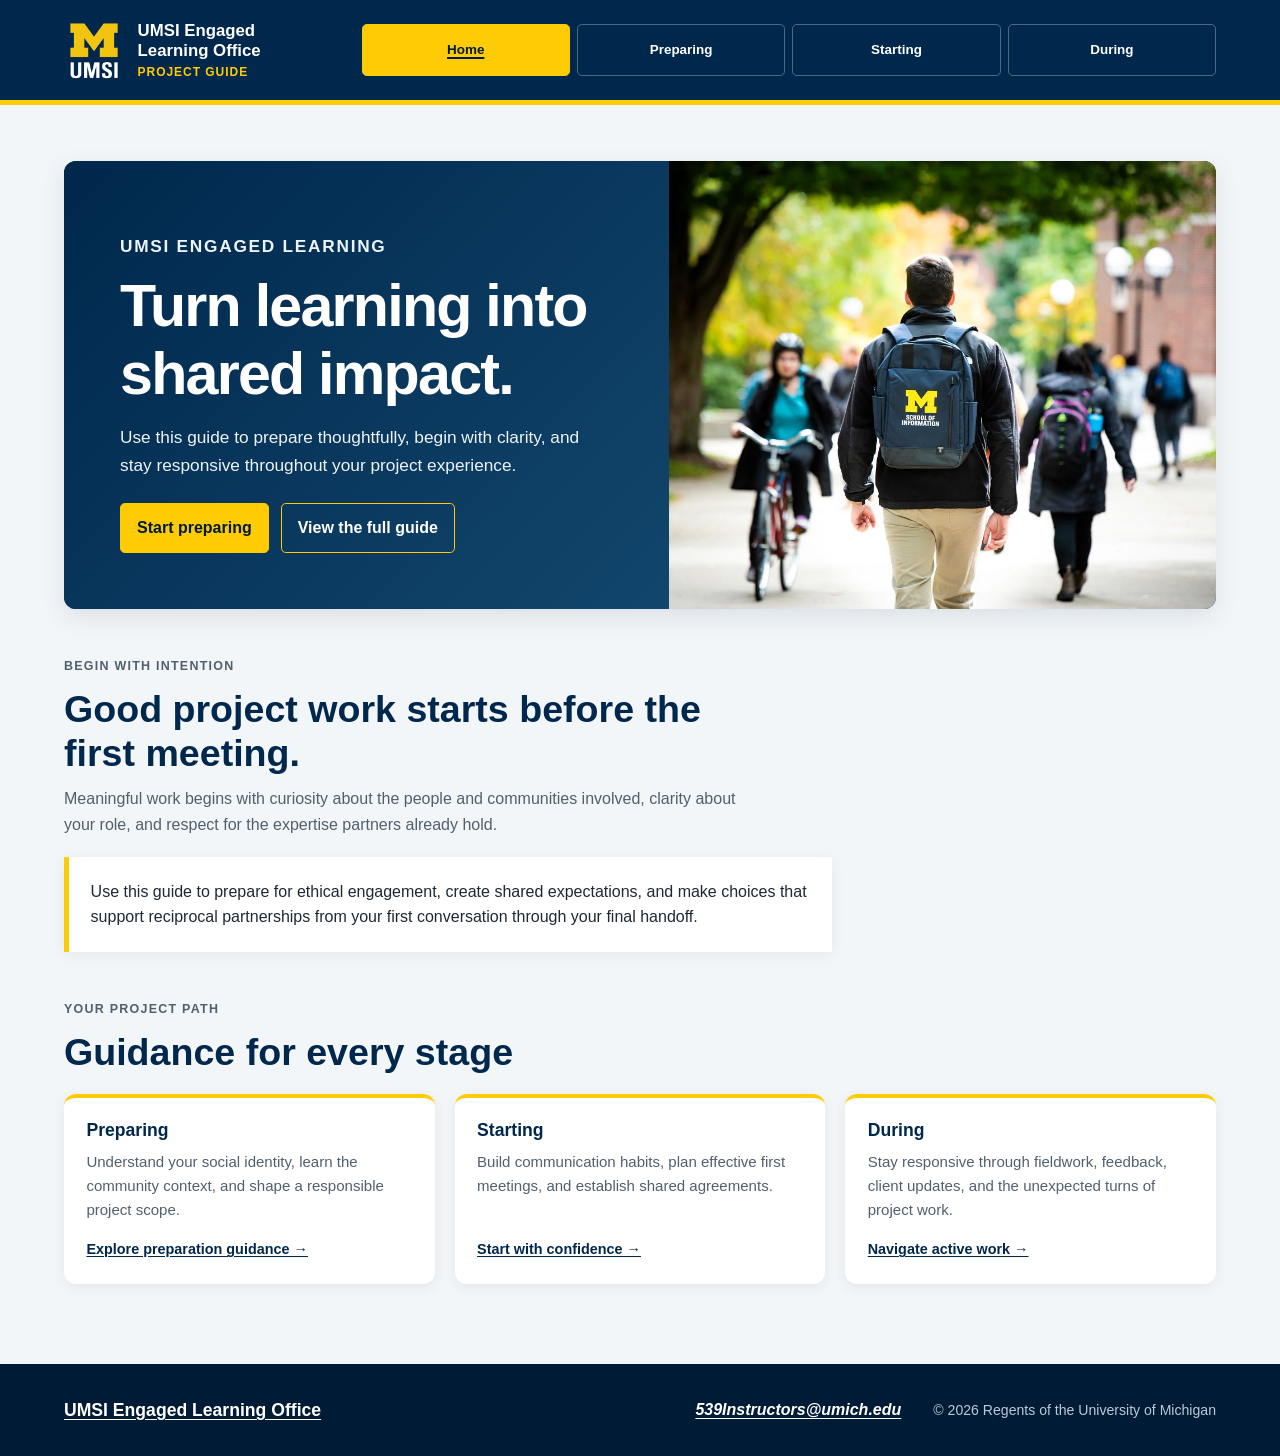
<file: index.html>
<!doctype html>
<html lang="en">
<head>
  <meta charset="utf-8">
  <meta name="viewport" content="width=device-width, initial-scale=1">
  <meta name="description" content="UMSI Engaged Learning Office guidance for project-based learning experiences.">
  <link rel="stylesheet" href="reset.css">
  <link rel="stylesheet" href="styles.css">
  <title>Engaged Learning Office | UMSI</title>
</head>
<body>
  <a class="skip-link" href="#main">Skip to Main Content</a>
  <header class="site-header">
    <div class="header-inner">
      <a class="brand" href="index.html">
        <img src="images/UMSI_signature_vertical_informal_solidblue.jpg" alt="University of Michigan School of Information logo">
        <span class="brand-name">UMSI Engaged Learning Office<span>Project guide</span></span>
      </a>
      <nav class="site-nav" aria-label="Main navigation">
        <ul>
          <li><a href="index.html" aria-current="page">Home</a></li>
          <li><a href="preparing.html">Preparing</a></li>
          <li><a href="starting.html">Starting</a></li>
          <li><a href="during.html">During</a></li>
        </ul>
      </nav>
    </div>
  </header>

  <main id="main" class="main-inner" tabindex="-1">
    <!-- Content adapted from the ELO content document and the provided starter code. -->
    <section class="hero" aria-labelledby="home-heading">
      <div class="hero-copy">
        <p class="eyebrow">UMSI engaged learning</p>
        <h1 id="home-heading">Turn learning into shared impact.</h1>
        <p>Use this guide to prepare thoughtfully, begin with clarity, and stay responsive throughout your project experience.</p>
        <div class="button-row">
          <a class="button" href="preparing.html">Start preparing</a>
          <a class="button secondary" href="during.html">View the full guide</a>
        </div>
      </div>
      <img class="hero-image" src="images/UMSI_CampusFall_UMSIBackpack_02.jpg" alt="UMSI student wearing a backpack while walking through campus in autumn">
    </section>

    <section class="content-section" aria-labelledby="why-heading">
      <div class="section-heading">
        <p class="eyebrow">Begin with intention</p>
        <h2 id="why-heading">Good project work starts before the first meeting.</h2>
        <p>Meaningful work begins with curiosity about the people and communities involved, clarity about your role, and respect for the expertise partners already hold.</p>
      </div>
      <div class="intro-copy">
        <p>Use this guide to prepare for ethical engagement, create shared expectations, and make choices that support reciprocal partnerships from your first conversation through your final handoff.</p>
      </div>
    </section>

    <section class="content-section" aria-labelledby="stages-heading">
      <div class="section-heading">
        <p class="eyebrow">Your project path</p>
        <h2 id="stages-heading">Guidance for every stage</h2>
      </div>
      <div class="card-grid">
        <article class="card">
          <h3>Preparing</h3>
          <p>Understand your social identity, learn the community context, and shape a responsible project scope.</p>
          <a class="text-link" href="preparing.html">Explore preparation guidance →</a>
        </article>
        <article class="card">
          <h3>Starting</h3>
          <p>Build communication habits, plan effective first meetings, and establish shared agreements.</p>
          <a class="text-link" href="starting.html">Start with confidence →</a>
        </article>
        <article class="card">
          <h3>During</h3>
          <p>Stay responsive through fieldwork, feedback, client updates, and the unexpected turns of project work.</p>
          <a class="text-link" href="during.html">Navigate active work →</a>
        </article>
      </div>
    </section>
  </main>

  <footer class="site-footer">
    <div class="footer-inner">
      <p class="footer-title"><a href="index.html">UMSI Engaged Learning Office</a></p>
      <address><a href="mailto:539Instructors@umich.edu">539Instructors@umich.edu</a></address>
      <p class="footer-note">© <span id="current-year"></span> Regents of the University of Michigan</p>
    </div>
  </footer>
  <script src="js/script.js"></script>
</body>
</html>
</file>
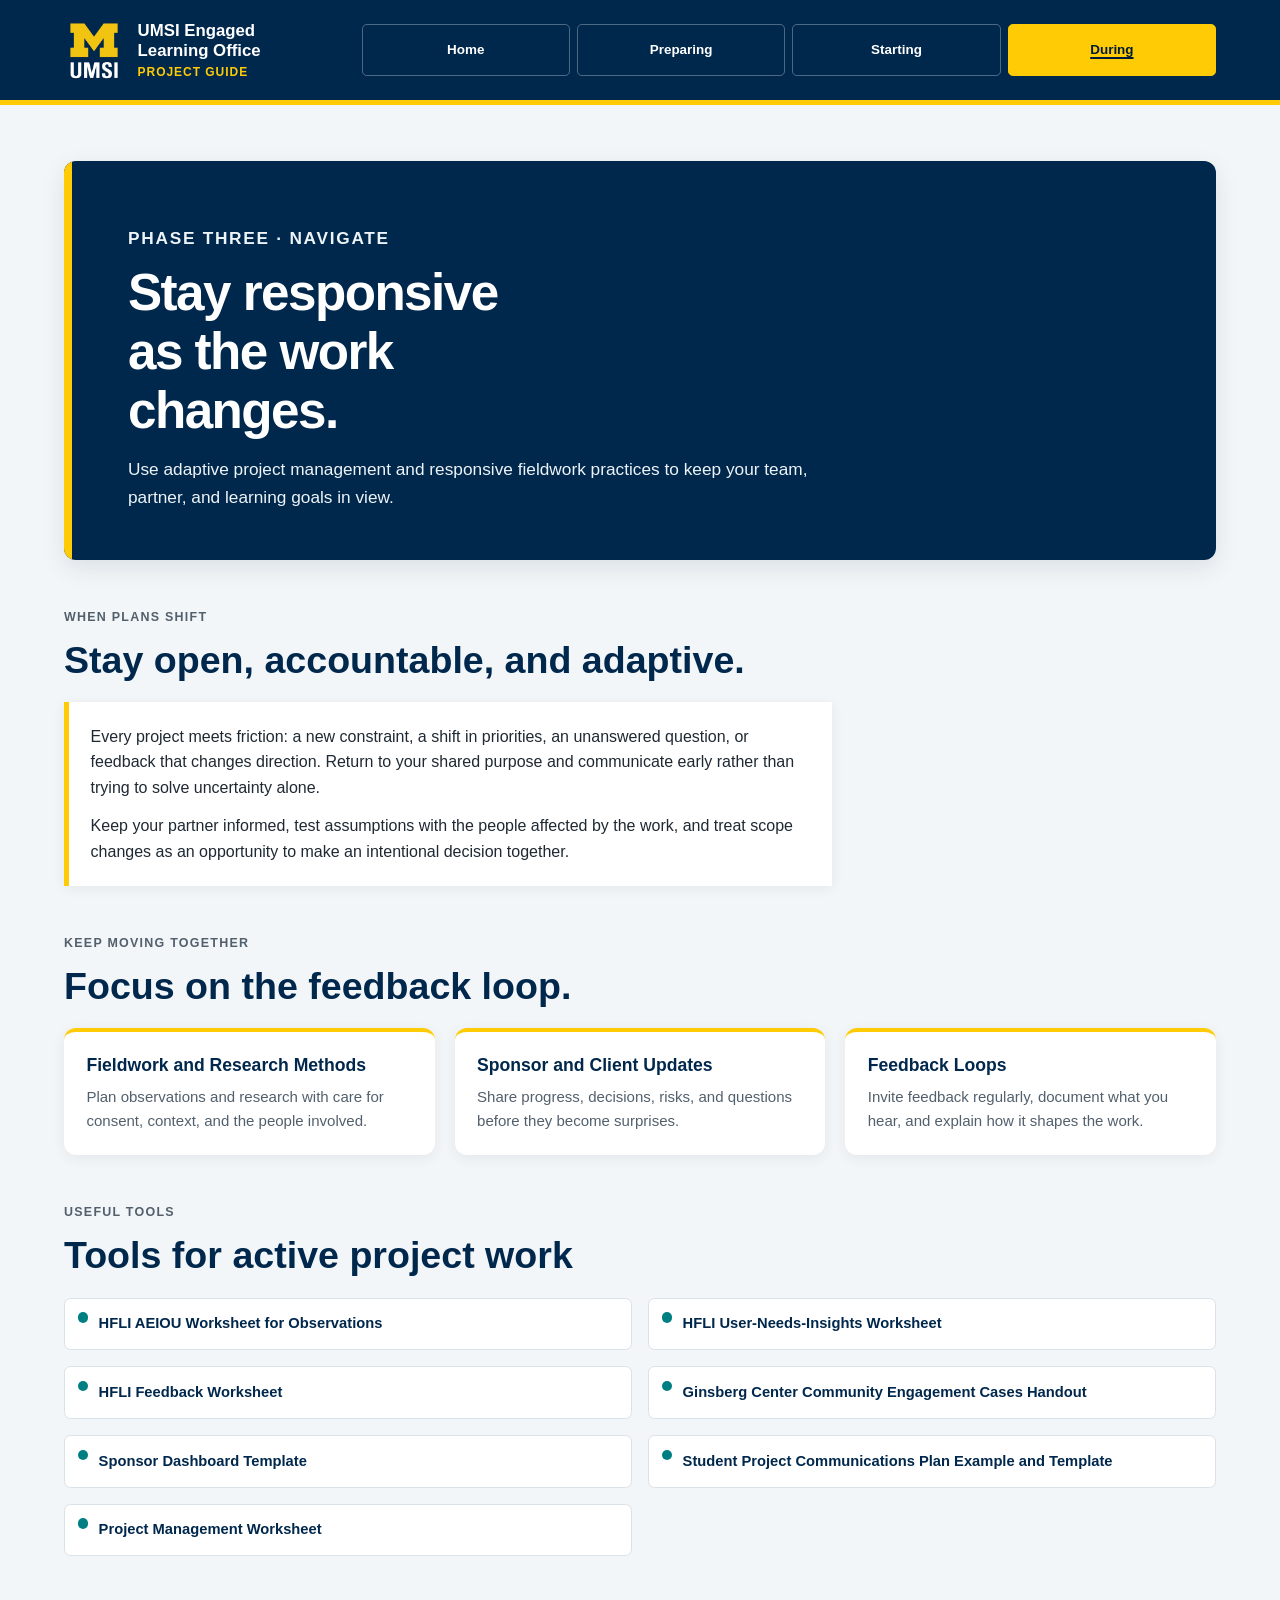
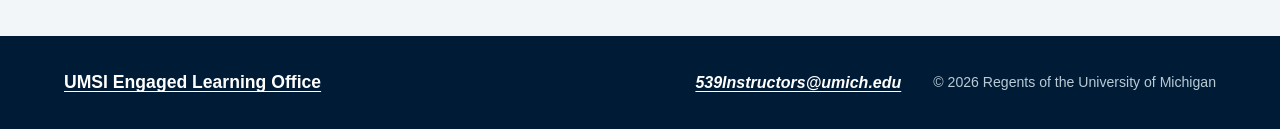
<file: during.html>
<!doctype html>
<html lang="en">
<head>
  <meta charset="utf-8">
  <meta name="viewport" content="width=device-width, initial-scale=1">
  <meta name="description" content="Active-project guidance for UMSI engaged learning experiences.">
  <link rel="stylesheet" href="reset.css">
  <link rel="stylesheet" href="styles.css">
  <title>Navigating Your Project | UMSI Engaged Learning Office</title>
</head>
<body>
  <a class="skip-link" href="#main">Skip to Main Content</a>
  <header class="site-header">
    <div class="header-inner">
    <a class="brand" href="index.html"><img src="images/UMSI_signature_vertical_informal_solidblue.jpg" alt="University of Michigan School of Information logo"><span class="brand-name">UMSI Engaged Learning Office<span>Project guide</span></span></a>
    <nav class="site-nav" aria-label="Main navigation">
      <ul>
        <li><a href="index.html">Home</a></li>
        <li><a href="preparing.html">Preparing</a></li>
        <li><a href="starting.html">Starting</a></li>
        <li><a href="during.html" aria-current="page">During</a></li>
      </ul>
    </nav>
    </div>
  </header>
  <main id="main" class="main-inner" tabindex="-1">
    <!-- Content adapted from the ELO content document and the provided starter code. -->
    <section class="page-intro" aria-labelledby="page-heading">
      <div class="page-intro-copy">
        <p class="eyebrow">Phase three · navigate</p>
        <h1 id="page-heading">Stay responsive as the work changes.</h1>
        <p>Use adaptive project management and responsive fieldwork practices to keep your team, partner, and learning goals in view.</p>
      </div>
    </section>
    <section class="content-section" aria-labelledby="adaptive-heading">
      <div class="section-heading"><p class="eyebrow">When plans shift</p><h2 id="adaptive-heading">Stay open, accountable, and adaptive.</h2></div>
      <div class="intro-copy">
        <p>Every project meets friction: a new constraint, a shift in priorities, an unanswered question, or feedback that changes direction. Return to your shared purpose and communicate early rather than trying to solve uncertainty alone.</p>
        <p>Keep your partner informed, test assumptions with the people affected by the work, and treat scope changes as an opportunity to make an intentional decision together.</p>
      </div>
    </section>
    <section class="content-section" aria-labelledby="focus-heading">
      <div class="section-heading"><p class="eyebrow">Keep moving together</p><h2 id="focus-heading">Focus on the feedback loop.</h2></div>
      <div class="card-grid">
      <article class="card">
        <h3>Fieldwork and Research Methods</h3>
        <p>Plan observations and research with care for consent, context, and the people involved.</p>
      </article>
      <article class="card">
        <h3>Sponsor and Client Updates</h3>
        <p>Share progress, decisions, risks, and questions before they become surprises.</p>
      </article>
      <article class="card">
        <h3>Feedback Loops</h3>
        <p>Invite feedback regularly, document what you hear, and explain how it shapes the work.</p>
      </article>
      </div>
    </section>
    <section class="content-section" aria-labelledby="resources-heading">
      <div class="section-heading"><p class="eyebrow">Useful tools</p><h2 id="resources-heading">Tools for active project work</h2></div>
      <ul class="resource-list">
        <li>HFLI AEIOU Worksheet for Observations</li>
        <li>HFLI User-Needs-Insights Worksheet</li>
        <li>HFLI Feedback Worksheet</li>
        <li>Ginsberg Center Community Engagement Cases Handout</li>
        <li>Sponsor Dashboard Template</li>
        <li>Student Project Communications Plan Example and Template</li>
        <li>Project Management Worksheet</li>
      </ul>
    </section>
  </main>
  <footer class="site-footer">
    <div class="footer-inner">
    <p class="footer-title"><a href="index.html">UMSI Engaged Learning Office</a></p>
    <address><a href="mailto:539Instructors@umich.edu">539Instructors@umich.edu</a></address>
    <p class="footer-note">© <span id="current-year"></span> Regents of the University of Michigan</p>
    </div>
  </footer>
  <script src="js/script.js"></script>
</body>
</html>
</file>
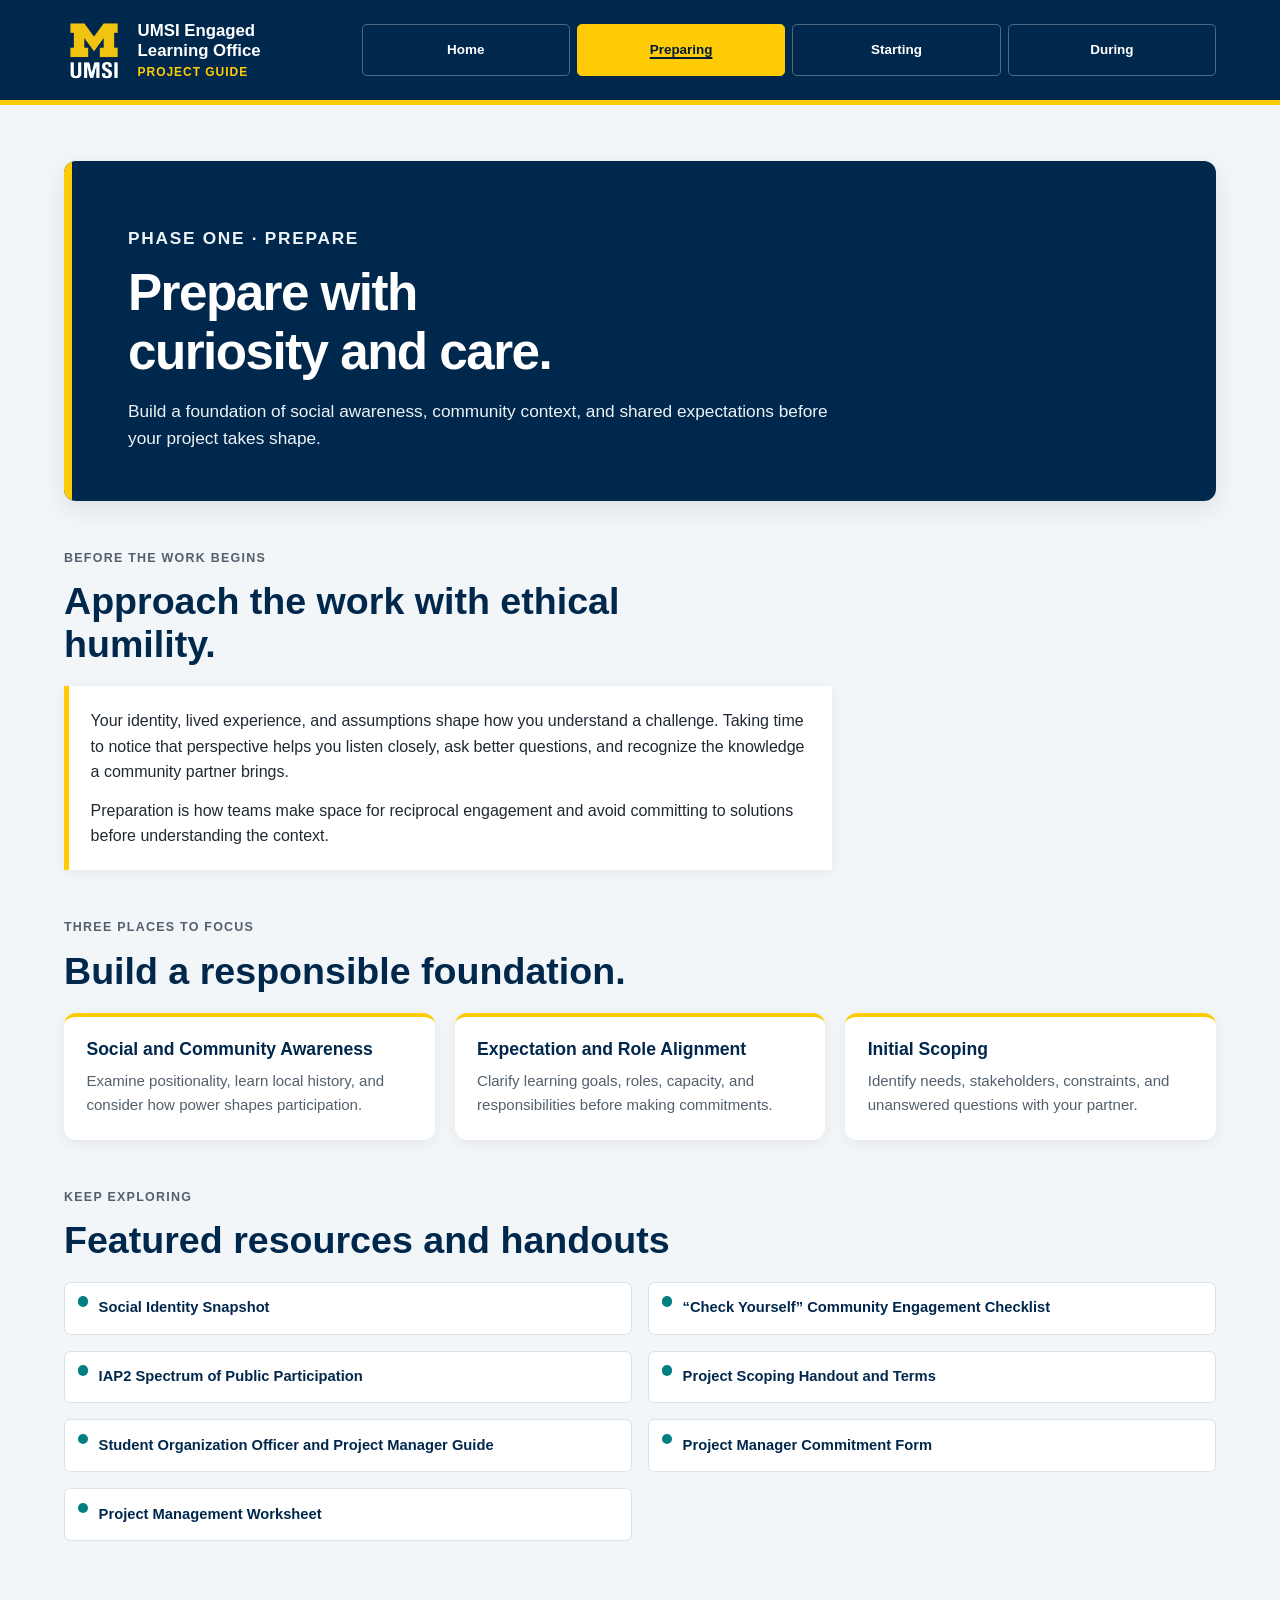
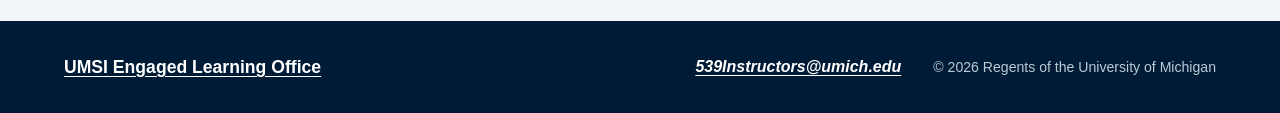
<file: preparing.html>
<!doctype html>
<html lang="en">
<head>
  <meta charset="utf-8">
  <meta name="viewport" content="width=device-width, initial-scale=1">
  <meta name="description" content="Preparation guidance for UMSI engaged learning experiences.">
  <link rel="stylesheet" href="reset.css">
  <link rel="stylesheet" href="styles.css">
  <title>Preparing Your Experience | UMSI Engaged Learning Office</title>
</head>
<body>
  <a class="skip-link" href="#main">Skip to Main Content</a>
  <header class="site-header">
    <div class="header-inner">
    <a class="brand" href="index.html"><img src="images/UMSI_signature_vertical_informal_solidblue.jpg" alt="University of Michigan School of Information logo"><span class="brand-name">UMSI Engaged Learning Office<span>Project guide</span></span></a>
    <nav class="site-nav" aria-label="Main navigation">
      <ul>
        <li><a href="index.html">Home</a></li>
        <li><a href="preparing.html" aria-current="page">Preparing</a></li>
        <li><a href="starting.html">Starting</a></li>
        <li><a href="during.html">During</a></li>
      </ul>
    </nav>
    </div>
  </header>
  <main id="main" class="main-inner" tabindex="-1">
    <!-- Content adapted from the ELO content document and the provided starter code. -->
    <section class="page-intro" aria-labelledby="page-heading">
      <div class="page-intro-copy">
        <p class="eyebrow">Phase one · prepare</p>
        <h1 id="page-heading">Prepare with curiosity and care.</h1>
        <p>Build a foundation of social awareness, community context, and shared expectations before your project takes shape.</p>
      </div>
    </section>
    <section class="content-section" aria-labelledby="approach-heading">
      <div class="section-heading"><p class="eyebrow">Before the work begins</p><h2 id="approach-heading">Approach the work with ethical humility.</h2></div>
      <div class="intro-copy">
        <p>Your identity, lived experience, and assumptions shape how you understand a challenge. Taking time to notice that perspective helps you listen closely, ask better questions, and recognize the knowledge a community partner brings.</p>
        <p>Preparation is how teams make space for reciprocal engagement and avoid committing to solutions before understanding the context.</p>
      </div>
    </section>
    <section class="content-section" aria-labelledby="focus-heading">
      <div class="section-heading"><p class="eyebrow">Three places to focus</p><h2 id="focus-heading">Build a responsible foundation.</h2></div>
      <div class="card-grid">
      <article class="card">
        <h3>Social and Community Awareness</h3>
        <p>Examine positionality, learn local history, and consider how power shapes participation.</p>
      </article>
      <article class="card">
        <h3>Expectation and Role Alignment</h3>
        <p>Clarify learning goals, roles, capacity, and responsibilities before making commitments.</p>
      </article>
      <article class="card">
        <h3>Initial Scoping</h3>
        <p>Identify needs, stakeholders, constraints, and unanswered questions with your partner.</p>
      </article>
      </div>
    </section>
    <section class="content-section" aria-labelledby="resources-heading">
      <div class="section-heading"><p class="eyebrow">Keep exploring</p><h2 id="resources-heading">Featured resources and handouts</h2></div>
      <ul class="resource-list">
        <li>Social Identity Snapshot</li>
        <li>“Check Yourself” Community Engagement Checklist</li>
        <li>IAP2 Spectrum of Public Participation</li>
        <li>Project Scoping Handout and Terms</li>
        <li>Student Organization Officer and Project Manager Guide</li>
        <li>Project Manager Commitment Form</li>
        <li>Project Management Worksheet</li>
      </ul>
    </section>
  </main>
  <footer class="site-footer">
    <div class="footer-inner">
    <p class="footer-title"><a href="index.html">UMSI Engaged Learning Office</a></p>
    <address><a href="mailto:539Instructors@umich.edu">539Instructors@umich.edu</a></address>
    <p class="footer-note">© <span id="current-year"></span> Regents of the University of Michigan</p>
    </div>
  </footer>
  <script src="js/script.js"></script>
</body>
</html>
</file>
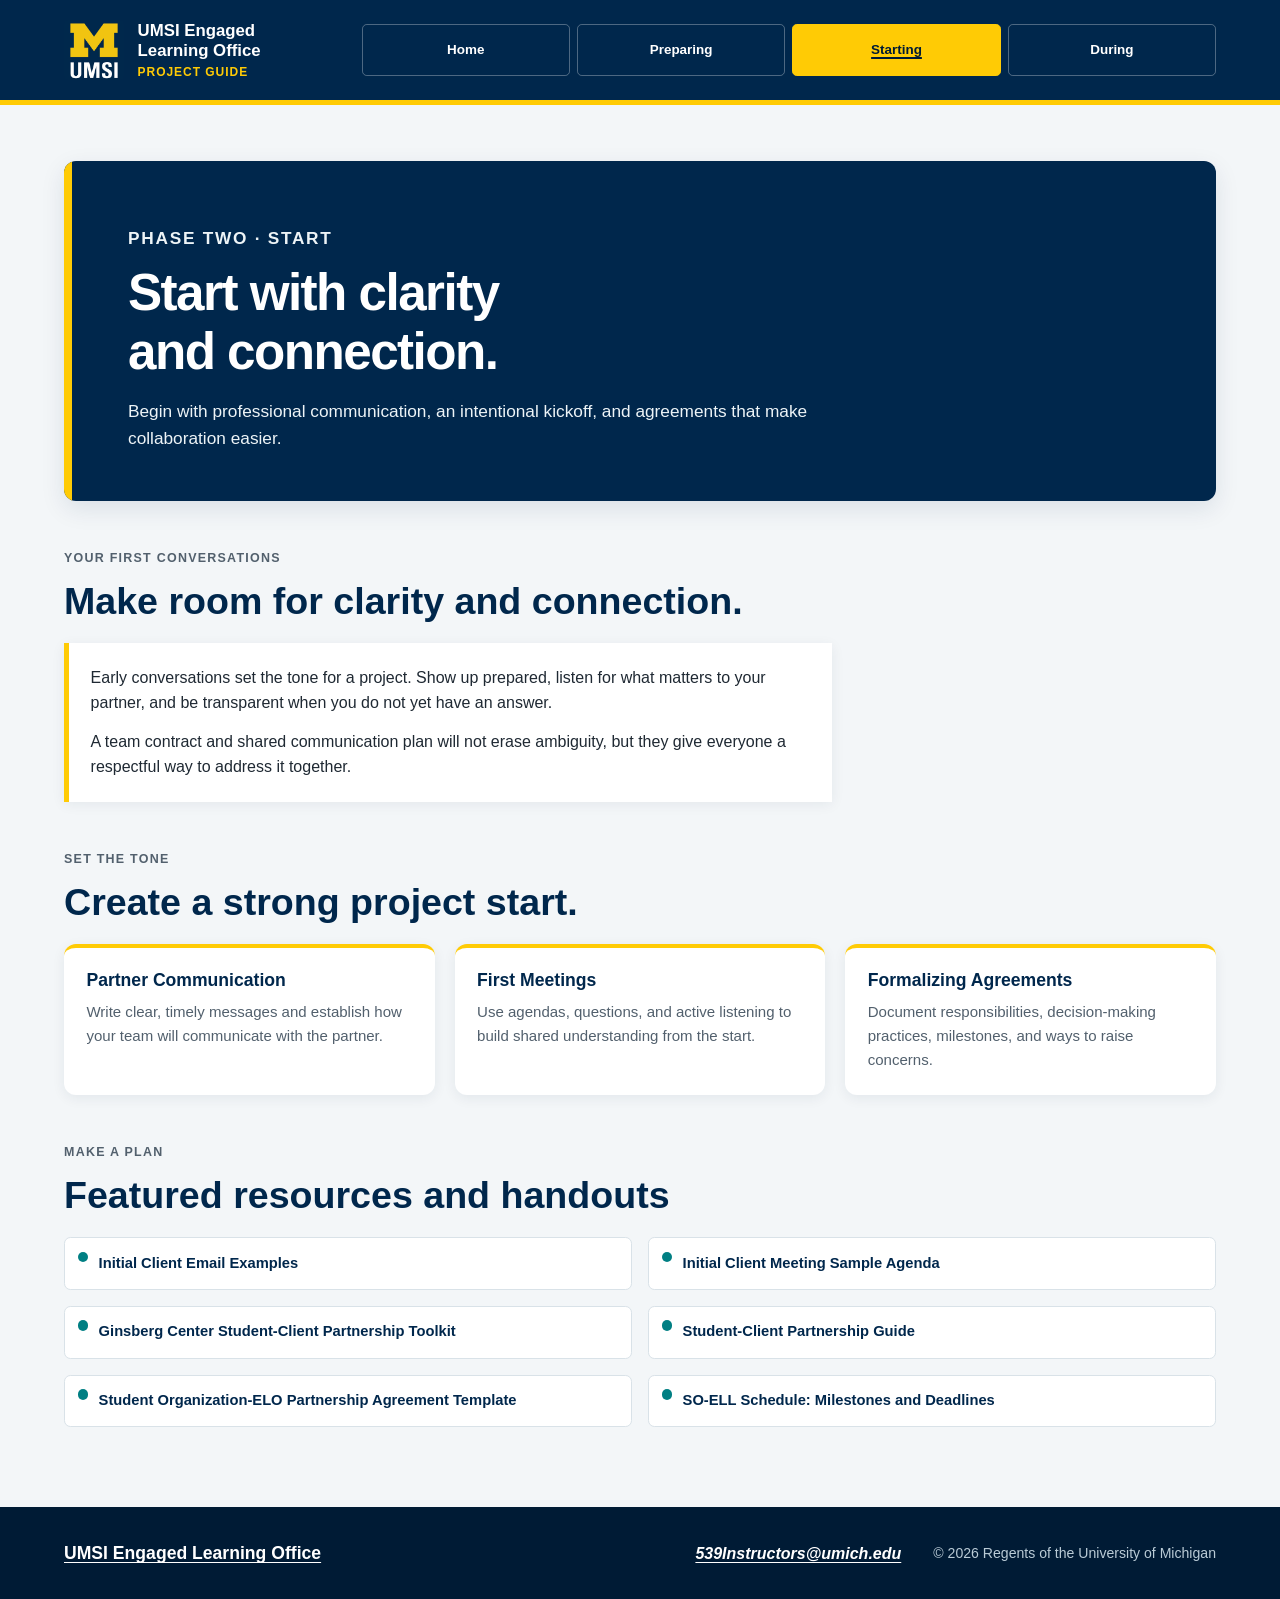
<file: starting.html>
<!doctype html>
<html lang="en">
<head>
  <meta charset="utf-8">
  <meta name="viewport" content="width=device-width, initial-scale=1">
  <meta name="description" content="Starting guidance for UMSI engaged learning experiences.">
  <link rel="stylesheet" href="reset.css">
  <link rel="stylesheet" href="styles.css">
  <title>Starting Your Experience | UMSI Engaged Learning Office</title>
</head>
<body>
  <a class="skip-link" href="#main">Skip to Main Content</a>
  <header class="site-header">
    <div class="header-inner">
    <a class="brand" href="index.html"><img src="images/UMSI_signature_vertical_informal_solidblue.jpg" alt="University of Michigan School of Information logo"><span class="brand-name">UMSI Engaged Learning Office<span>Project guide</span></span></a>
    <nav class="site-nav" aria-label="Main navigation">
      <ul>
        <li><a href="index.html">Home</a></li>
        <li><a href="preparing.html">Preparing</a></li>
        <li><a href="starting.html" aria-current="page">Starting</a></li>
        <li><a href="during.html">During</a></li>
      </ul>
    </nav>
    </div>
  </header>
  <main id="main" class="main-inner" tabindex="-1">
    <!-- Content adapted from the ELO content document and the provided starter code. -->
    <section class="page-intro" aria-labelledby="page-heading">
      <div class="page-intro-copy">
        <p class="eyebrow">Phase two · start</p>
        <h1 id="page-heading">Start with clarity and connection.</h1>
        <p>Begin with professional communication, an intentional kickoff, and agreements that make collaboration easier.</p>
      </div>
    </section>
    <section class="content-section" aria-labelledby="clarity-heading">
      <div class="section-heading"><p class="eyebrow">Your first conversations</p><h2 id="clarity-heading">Make room for clarity and connection.</h2></div>
      <div class="intro-copy">
        <p>Early conversations set the tone for a project. Show up prepared, listen for what matters to your partner, and be transparent when you do not yet have an answer.</p>
        <p>A team contract and shared communication plan will not erase ambiguity, but they give everyone a respectful way to address it together.</p>
      </div>
    </section>
    <section class="content-section" aria-labelledby="focus-heading">
      <div class="section-heading"><p class="eyebrow">Set the tone</p><h2 id="focus-heading">Create a strong project start.</h2></div>
      <div class="card-grid">
      <article class="card">
        <h3>Partner Communication</h3>
        <p>Write clear, timely messages and establish how your team will communicate with the partner.</p>
      </article>
      <article class="card">
        <h3>First Meetings</h3>
        <p>Use agendas, questions, and active listening to build shared understanding from the start.</p>
      </article>
      <article class="card">
        <h3>Formalizing Agreements</h3>
        <p>Document responsibilities, decision-making practices, milestones, and ways to raise concerns.</p>
      </article>
      </div>
    </section>
    <section class="content-section" aria-labelledby="resources-heading">
      <div class="section-heading"><p class="eyebrow">Make a plan</p><h2 id="resources-heading">Featured resources and handouts</h2></div>
      <ul class="resource-list">
        <li>Initial Client Email Examples</li>
        <li>Initial Client Meeting Sample Agenda</li>
        <li>Ginsberg Center Student-Client Partnership Toolkit</li>
        <li>Student-Client Partnership Guide</li>
        <li>Student Organization-ELO Partnership Agreement Template</li>
        <li>SO-ELL Schedule: Milestones and Deadlines</li>
      </ul>
    </section>
  </main>
  <footer class="site-footer">
    <div class="footer-inner">
    <p class="footer-title"><a href="index.html">UMSI Engaged Learning Office</a></p>
    <address><a href="mailto:539Instructors@umich.edu">539Instructors@umich.edu</a></address>
    <p class="footer-note">© <span id="current-year"></span> Regents of the University of Michigan</p>
    </div>
  </footer>
  <script src="js/script.js"></script>
</body>
</html>
</file>
<file: styles.css>
/*
  Client Project styles
  The layout and CSS in this file were written for this project. The color
  palette follows the University of Michigan brand colors: Blue #00274C and
  Maize #FFCB05. Reference: https://brand.umich.edu/
*/

/* Codex helped with the idea of using CSS variables for the color palette and other design aspects. */
:root {
  --blue: #00274c;
  --blue-dark: #001b35;
  --maize: #ffcb05;
  --ink: #1f2933;
  --muted: #52606d;
  --mist: #f3f6f8;
  --white: #ffffff;
  --line: #d9e2e8;
  --teal: #007f83;
  --max-width: 72rem;
  --radius: 0.75rem;
  --shadow: 0 0.5rem 1.5rem rgb(0 39 76 / 10%);
}

/* Basic page styles */
body {
  background: var(--mist);
  color: var(--ink);
  font-family: Arial, Helvetica, sans-serif;
  font-size: 1rem;
  line-height: 1.6;
}

a {
  color: var(--blue);
  font-weight: 700;
  text-underline-offset: 0.16em;
}

a:hover {
  color: var(--teal);
}

a:focus-visible {
  outline: 0.2rem solid var(--maize);
  outline-offset: 0.2rem;
}

/* Skip link for keyboard users */
.skip-link {
  position: absolute;
  top: 0.75rem;
  left: -999rem;
  z-index: 10;
  padding: 0.65rem 0.9rem;
  border-radius: 0.25rem;
  background: var(--maize);
  color: var(--blue-dark);
}

.skip-link:focus {
  left: 1rem;
}

/* Header, logo, and navigation */
.site-header {
  background: var(--blue);
  color: var(--white);
  border-bottom: 0.35rem solid var(--maize);
}

.header-inner,
.main-inner,
.footer-inner {
  width: min(100% - 2rem, var(--max-width));
  margin-inline: auto;
}

.header-inner {
  padding-block: 1.25rem 1rem;
}

.brand {
  display: flex;
  align-items: center;
  gap: 0.85rem;
  color: var(--white);
  text-decoration: none;
}

.brand img {
  width: 3.75rem;
  height: 3.75rem;
  border-radius: 0.25rem;
  background: var(--white);
  object-fit: cover;
}

.brand-name {
  max-width: 12rem;
  font-size: 1.05rem;
  line-height: 1.2;
}

.brand-name span {
  display: block;
  margin-top: 0.2rem;
  color: var(--maize);
  font-size: 0.75rem;
  font-weight: 700;
  letter-spacing: 0.08em;
  text-transform: uppercase;
}

.site-nav {
  margin-top: 1.25rem;
}

.site-nav ul {
  display: grid;
  grid-template-columns: repeat(2, minmax(0, 1fr));
  gap: 0.45rem;
}

.site-nav a {
  display: flex;
  min-height: 3.2rem;
  align-items: center;
  justify-content: center;
  padding: 0.55rem 0.4rem;
  border: 0.1rem solid rgb(255 255 255 / 30%);
  border-radius: 0.3rem;
  color: var(--white);
  font-size: 0.84rem;
  line-height: 1.2;
  text-align: center;
  text-decoration: none;
}

.site-nav a:hover {
  border-color: var(--maize);
  background: var(--maize);
  color: var(--blue-dark);
}

/* made edits from mobile view feedback to use underline for current page link instead of background color change */
.site-nav a[aria-current="page"] {
  border-color: var(--maize);
  background: var(--maize);
  color: var(--blue-dark);
  font-weight: 700;
  text-decoration: underline;
  text-decoration-thickness: 0.14rem;
  text-underline-offset: 0.2em;
}

/* Main page spacing */
.main-inner {
  padding-block: 2rem 4rem;
}

/* Large home page hero */
.hero,
.page-intro {
  position: relative;
  overflow: hidden;
  border-radius: var(--radius);
  background: var(--blue);
  color: var(--white);
  box-shadow: var(--shadow);
}

.hero {
  display: grid;
}

.hero-copy,
.page-intro-copy {
  padding: 2rem 1.35rem;
}

.hero-copy {
  background: linear-gradient(135deg, var(--blue) 0%, #12466c 100%);
}

.hero-image {
  width: 100%;
  height: 15rem;
  object-fit: cover;
}

/* Smaller hero used on the other pages */
.page-intro-copy {
  border-left: 0.5rem solid var(--maize);
}

.eyebrow {
  margin-bottom: 0.7rem;
  color: var(--maize);
  font-size: 0.78rem;
  font-weight: 700;
  letter-spacing: 0.1em;
  text-transform: uppercase;
}

/* Headings and hero text */
h1,
h2,
h3 {
  color: var(--blue);
  line-height: 1.15;
}

.hero h1,
.page-intro h1 {
  max-width: 15ch;
  color: var(--white);
  font-size: clamp(2.1rem, 8vw, 3.7rem);
  letter-spacing: -0.03em;
}

.page-intro h1 {
  font-size: clamp(2rem, 7vw, 3.2rem);
}

.hero p,
.page-intro p {
  max-width: 44rem;
  margin-top: 1rem;
  color: #edf4f7;
  font-size: 1.08rem;
}

.button-row {
  display: flex;
  flex-wrap: wrap;
  gap: 0.75rem;
  margin-top: 1.5rem;
}

.button {
  display: inline-flex;
  align-items: center;
  justify-content: center;
  min-height: 3rem;
  padding: 0.7rem 1rem;
  border: 0.12rem solid var(--maize);
  border-radius: 0.3rem;
  background: var(--maize);
  color: var(--blue-dark);
  text-decoration: none;
}

.button.secondary {
  background: transparent;
  color: var(--white);
}

.button:hover {
  background: var(--white);
  color: var(--blue);
}

/* Content sections and section headings */
.content-section {
  margin-top: 3rem;
}

.section-heading {
  max-width: 44rem;
  margin-bottom: 1.25rem;
}

.section-heading h2,
.content-section > h2 {
  font-size: clamp(1.65rem, 5vw, 2.35rem);
}

.section-heading p,
.content-section > p {
  margin-top: 0.7rem;
  color: var(--muted);
}

.intro-copy {
  max-width: 48rem;
  padding: 1.35rem;
  border-left: 0.35rem solid var(--maize);
  background: var(--white);
  box-shadow: 0 0.2rem 0.8rem rgb(0 39 76 / 7%);
}

.intro-copy p + p {
  margin-top: 0.8rem;
}

/* Cards used for project stages and focus areas */
.card-grid {
  display: grid;
  grid-template-columns: repeat(2, minmax(0, 1fr));
  gap: 0.85rem;
}

.card {
  display: flex;
  flex-direction: column;
  padding: 1.1rem;
  border-top: 0.3rem solid var(--maize);
  border-radius: var(--radius);
  background: var(--white);
  box-shadow: 0 0.2rem 0.8rem rgb(0 39 76 / 7%);
}

.card h3 {
  font-size: 1.1rem;
}

.card p {
  margin-top: 0.6rem;
  color: var(--muted);
  font-size: 0.94rem;
}

.card .text-link {
  margin-top: auto;
  padding-top: 1rem;
  font-size: 0.9rem;
}

/* Resource lists */
.resource-list {
  display: grid;
  grid-template-columns: repeat(2, minmax(0, 1fr));
  gap: 0.7rem;
}

.resource-list li {
  position: relative;
  min-height: 100%;
  padding: 0.85rem 0.85rem 0.85rem 2.1rem;
  border: 0.08rem solid var(--line);
  border-radius: 0.4rem;
  background: var(--white);
  color: var(--blue);
  font-size: 0.92rem;
  font-weight: 700;
}

.resource-list li::before {
  position: absolute;
  top: 0.85rem;
  left: 0.8rem;
  width: 0.65rem;
  height: 0.65rem;
  border-radius: 50%;
  background: var(--teal);
  content: "";
}

/* Optional highlighted message */
.callout {
  margin-top: 2rem;
  padding: 1.35rem;
  border-radius: var(--radius);
  background: #e1f0ef;
}

.callout h2 {
  font-size: 1.35rem;
}

.callout p {
  margin-top: 0.5rem;
}

/* Footer */
.site-footer {
  background: var(--blue-dark);
  color: #dce7ee;
}

.footer-inner {
  display: grid;
  gap: 0.65rem;
  padding-block: 2rem;
}

.footer-inner a {
  color: var(--white);
}

.footer-title {
  font-size: 1.1rem;
  font-weight: 700;
}

.footer-note {
  color: #b9cbd6;
  font-size: 0.88rem;
}

/* Layout changes for wider screens */
@media (min-width: 48rem) {
  .header-inner {
    display: flex;
    align-items: center;
    justify-content: space-between;
    gap: 2rem;
    padding-block: 1.25rem;
  }

  .site-nav {
    flex: 1;
    margin-top: 0;
  }

  .site-nav ul {
    grid-template-columns: repeat(4, minmax(0, 1fr));
  }

  .main-inner {
    padding-block: 3.5rem 5rem;
  }

  .hero {
    grid-template-columns: 1.05fr 0.95fr;
  }

  .hero-copy {
    display: flex;
    flex-direction: column;
    justify-content: center;
    padding: 3.5rem;
  }

  .hero-image {
    height: 100%;
    min-height: 28rem;
  }

  .page-intro-copy {
    padding: 3rem 3.5rem;
  }

  .card-grid {
    grid-template-columns: repeat(3, minmax(0, 1fr));
    gap: 1.25rem;
  }

  .card {
    padding: 1.4rem;
  }

  .resource-list {
    gap: 1rem;
  }

  .footer-inner {
    grid-template-columns: 1fr auto auto;
    align-items: center;
    gap: 2rem;
  }
}

/* Respect reduced-motion preferences */
@media (prefers-reduced-motion: reduce) {
  html {
    scroll-behavior: auto;
  }
}
</file>
